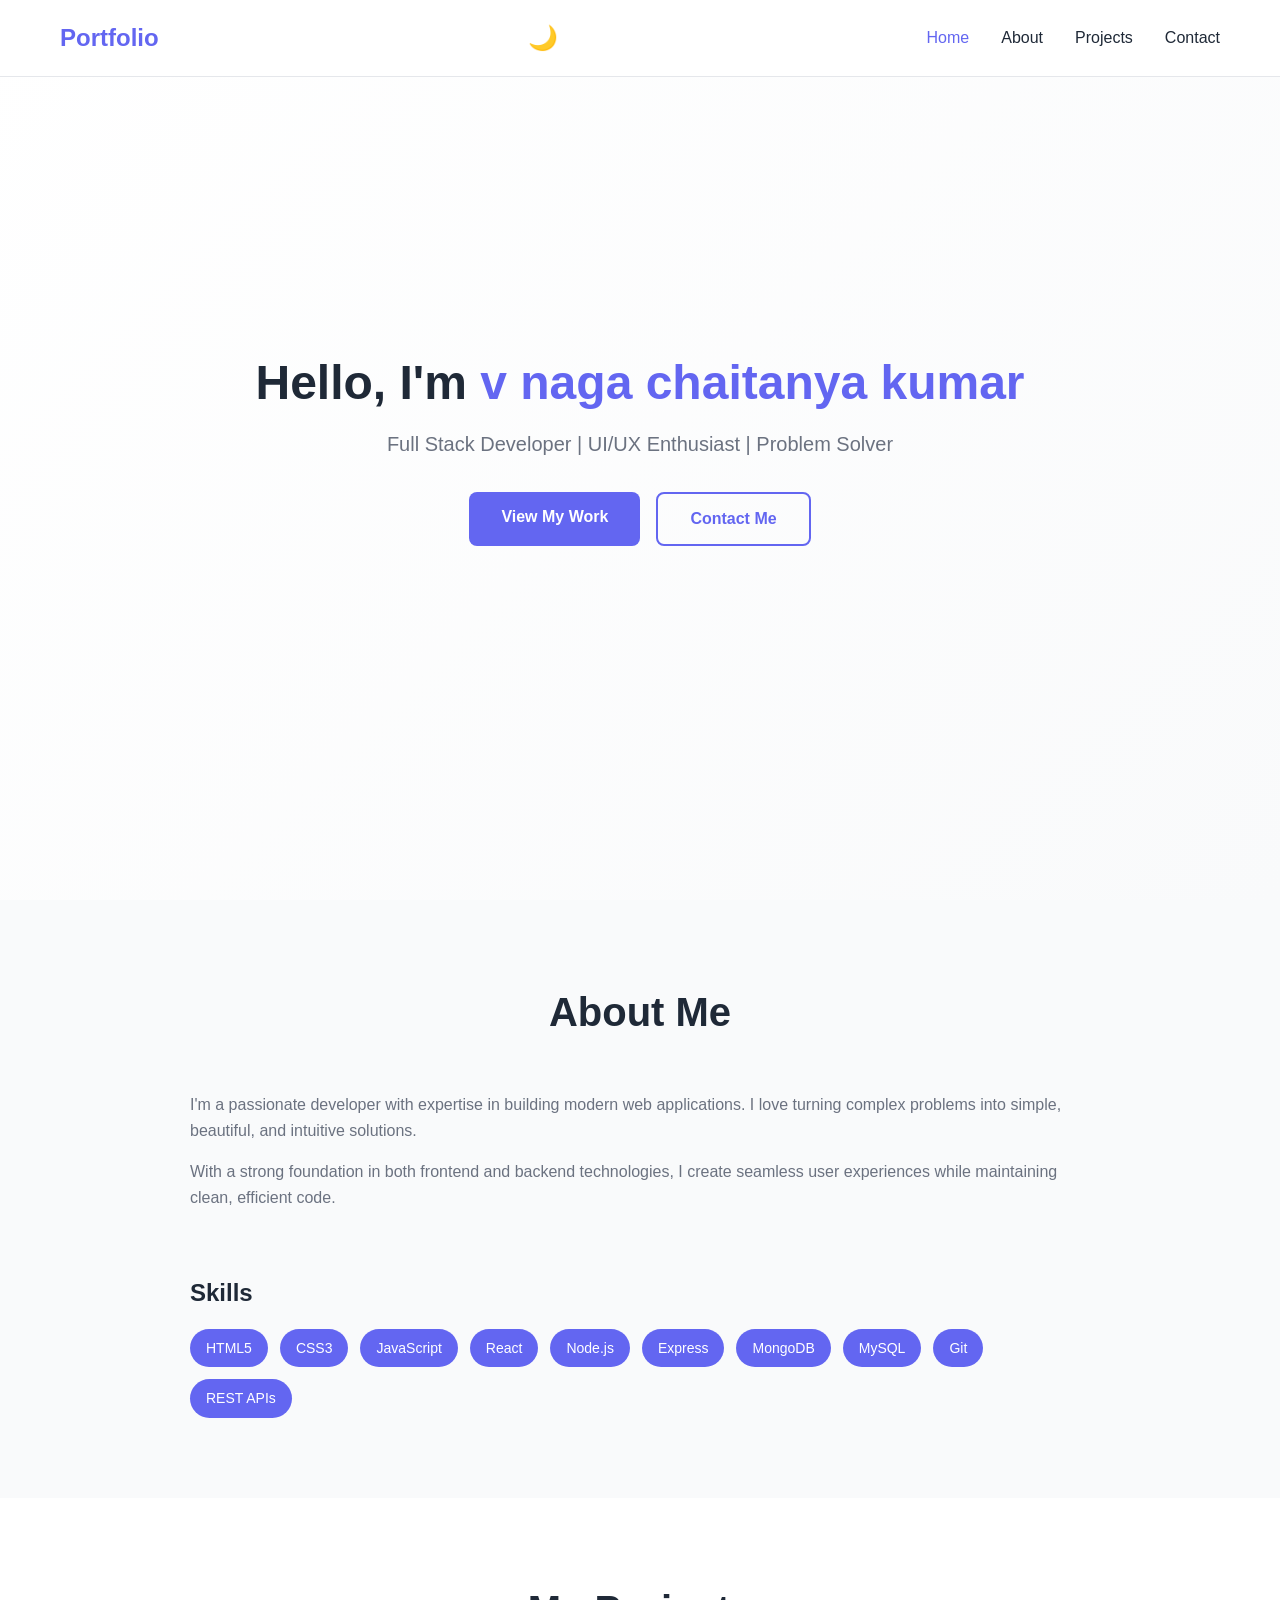
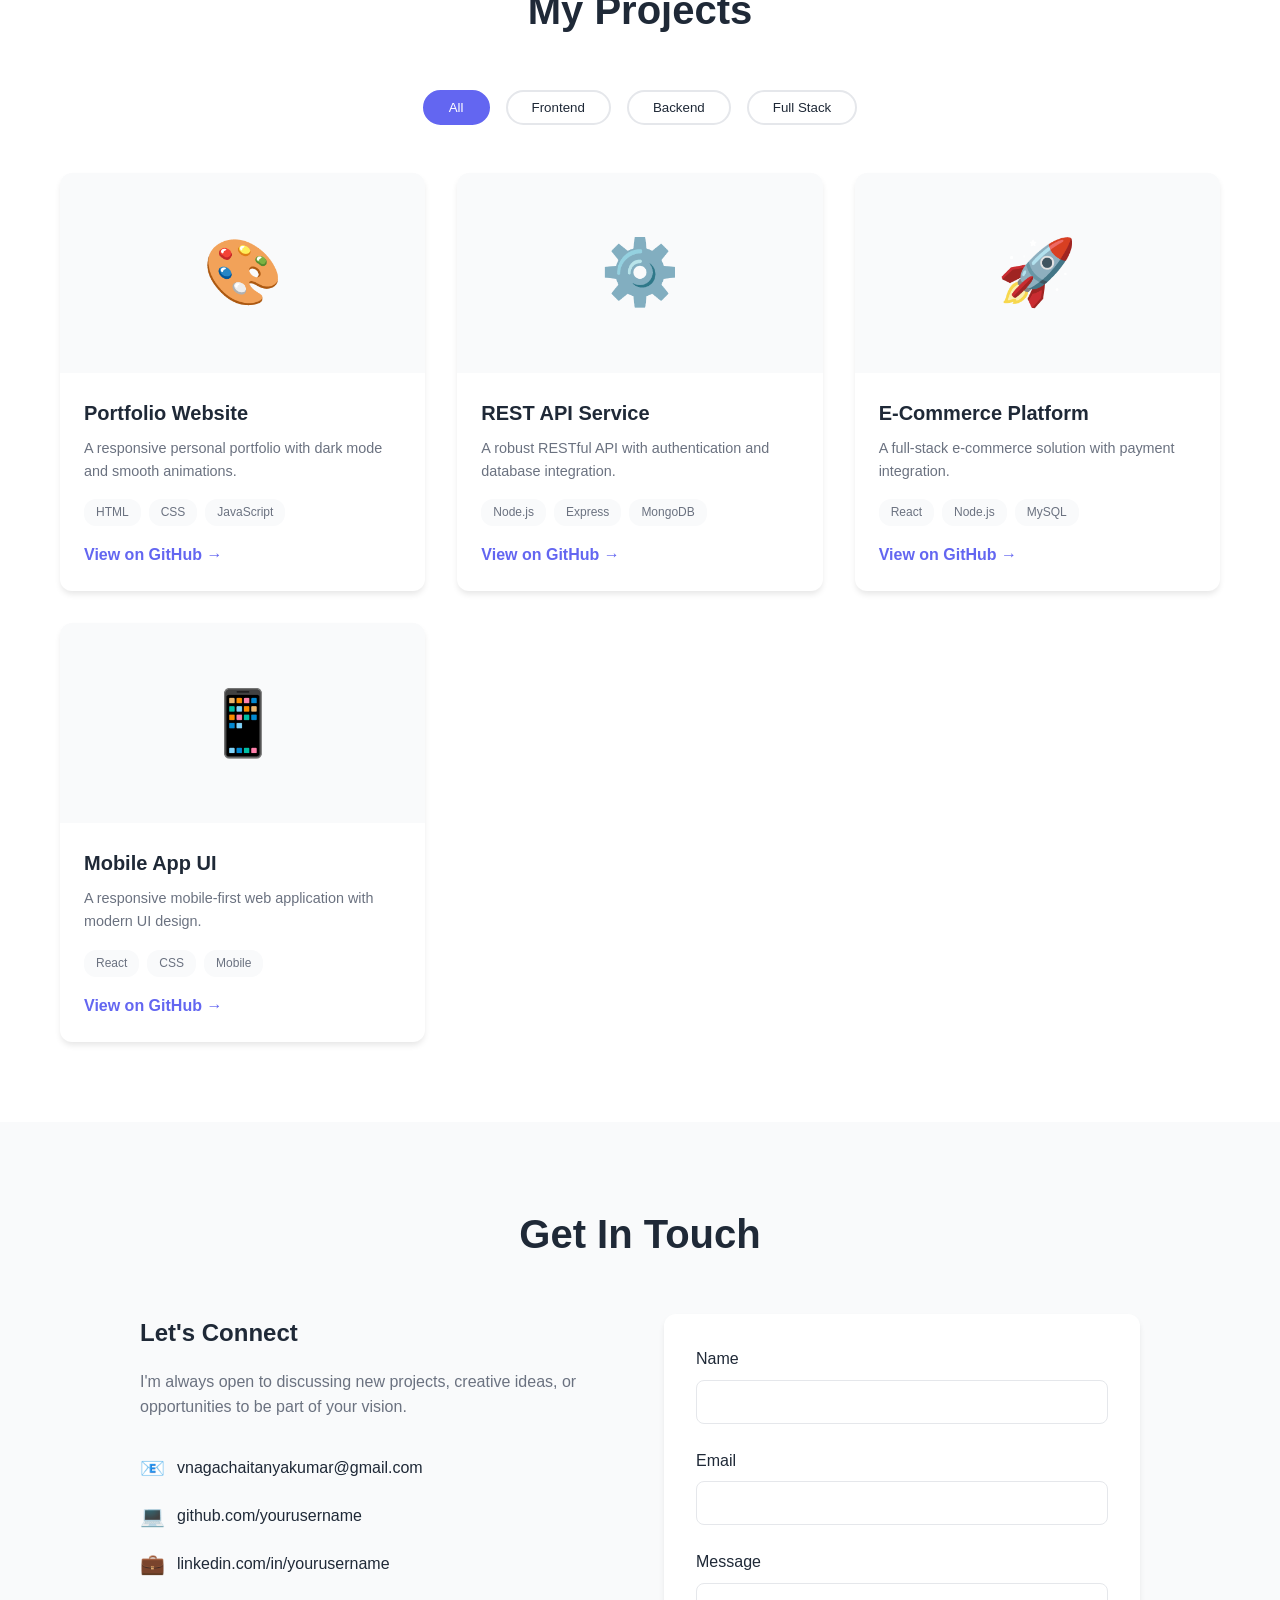
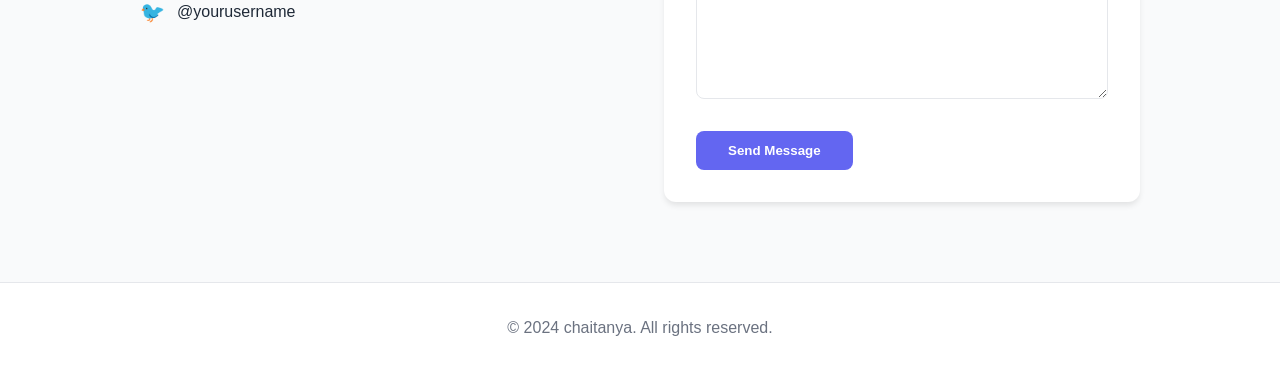
<file: index.html>
<!DOCTYPE html>
<html lang="en">
<head>
    <meta charset="UTF-8">
    <meta name="viewport" content="width=device-width, initial-scale=1.0">
    <meta name="description" content="Personal Portfolio Website">
    <title>My Portfolio</title>
    <link rel="stylesheet" href="styles.css">
</head>
<body>
    <!-- Navigation -->
    <nav class="navbar">
        <div class="nav-container">
            <a href="#hero" class="nav-logo">Portfolio</a>
            <button class="theme-toggle" id="themeToggle" aria-label="Toggle dark mode">
                <span class="theme-icon">🌙</span>
            </button>
            <ul class="nav-menu">
                <li><a href="#hero" class="nav-link">Home</a></li>
                <li><a href="#about" class="nav-link">About</a></li>
                <li><a href="#projects" class="nav-link">Projects</a></li>
                <li><a href="#contact" class="nav-link">Contact</a></li>
            </ul>
        </div>
    </nav>

    <!-- Hero Section -->
    <section id="hero" class="hero">
        <div class="hero-content">
            <h1 class="hero-title">Hello, I'm <span class="highlight">v naga chaitanya kumar</span></h1>
            <p class="hero-subtitle">Full Stack Developer | UI/UX Enthusiast | Problem Solver</p>
            <div class="hero-buttons">
                <a href="#projects" class="btn btn-primary">View My Work</a>
                <a href="#contact" class="btn btn-secondary">Contact Me</a>
            </div>
        </div>
    </section>

    <!-- About Section -->
    <section id="about" class="about">
        <div class="container">
            <h2 class="section-title">About Me</h2>
            <div class="about-content">
                <div class="about-text">
                    <p>I'm a passionate developer with expertise in building modern web applications. I love turning complex problems into simple, beautiful, and intuitive solutions.</p>
                    <p>With a strong foundation in both frontend and backend technologies, I create seamless user experiences while maintaining clean, efficient code.</p>
                </div>
                <div class="skills">
                    <h3>Skills</h3>
                    <div class="skill-tags">
                        <span class="skill-tag">HTML5</span>
                        <span class="skill-tag">CSS3</span>
                        <span class="skill-tag">JavaScript</span>
                        <span class="skill-tag">React</span>
                        <span class="skill-tag">Node.js</span>
                        <span class="skill-tag">Express</span>
                        <span class="skill-tag">MongoDB</span>
                        <span class="skill-tag">MySQL</span>
                        <span class="skill-tag">Git</span>
                        <span class="skill-tag">REST APIs</span>
                    </div>
                </div>
            </div>
        </div>
    </section>

    <!-- Projects Section -->
    <section id="projects" class="projects">
        <div class="container">
            <h2 class="section-title">My Projects</h2>
            <div class="filter-buttons">
                <button class="filter-btn active" data-filter="all">All</button>
                <button class="filter-btn" data-filter="frontend">Frontend</button>
                <button class="filter-btn" data-filter="backend">Backend</button>
                <button class="filter-btn" data-filter="fullstack">Full Stack</button>
            </div>
            <div class="projects-grid">
                <div class="project-card" data-category="frontend">
                    <div class="project-image">
                        <div class="project-placeholder">🎨</div>
                    </div>
                    <div class="project-content">
                        <h3>Portfolio Website</h3>
                        <p>A responsive personal portfolio with dark mode and smooth animations.</p>
                        <div class="project-tags">
                            <span>HTML</span>
                            <span>CSS</span>
                            <span>JavaScript</span>
                        </div>
                        <a href="https://github.com/yourusername/portfolio" target="_blank" class="project-link">View on GitHub →</a>
                    </div>
                </div>

                <div class="project-card" data-category="backend">
                    <div class="project-image">
                        <div class="project-placeholder">⚙️</div>
                    </div>
                    <div class="project-content">
                        <h3>REST API Service</h3>
                        <p>A robust RESTful API with authentication and database integration.</p>
                        <div class="project-tags">
                            <span>Node.js</span>
                            <span>Express</span>
                            <span>MongoDB</span>
                        </div>
                        <a href="https://github.com/yourusername/api-service" target="_blank" class="project-link">View on GitHub →</a>
                    </div>
                </div>

                <div class="project-card" data-category="fullstack">
                    <div class="project-image">
                        <div class="project-placeholder">🚀</div>
                    </div>
                    <div class="project-content">
                        <h3>E-Commerce Platform</h3>
                        <p>A full-stack e-commerce solution with payment integration.</p>
                        <div class="project-tags">
                            <span>React</span>
                            <span>Node.js</span>
                            <span>MySQL</span>
                        </div>
                        <a href="https://github.com/yourusername/ecommerce" target="_blank" class="project-link">View on GitHub →</a>
                    </div>
                </div>

                <div class="project-card" data-category="frontend">
                    <div class="project-image">
                        <div class="project-placeholder">📱</div>
                    </div>
                    <div class="project-content">
                        <h3>Mobile App UI</h3>
                        <p>A responsive mobile-first web application with modern UI design.</p>
                        <div class="project-tags">
                            <span>React</span>
                            <span>CSS</span>
                            <span>Mobile</span>
                        </div>
                        <a href="https://github.com/yourusername/mobile-app" target="_blank" class="project-link">View on GitHub →</a>
                    </div>
                </div>
            </div>
        </div>
    </section>

    <!-- Contact Section -->
    <section id="contact" class="contact">
        <div class="container">
            <h2 class="section-title">Get In Touch</h2>
            <div class="contact-content">
                <div class="contact-info">
                    <h3>Let's Connect</h3>
                    <p>I'm always open to discussing new projects, creative ideas, or opportunities to be part of your vision.</p>
                    <div class="contact-links">
                        <a href="vnagachaitanyakumar@gmail.com" class="contact-link">
                            <span class="contact-icon">📧</span>
                            vnagachaitanyakumar@gmail.com
                        </a>
                        <a href="https://github.com/yourusername" target="_blank" class="contact-link">
                            <span class="contact-icon">💻</span>
                            github.com/yourusername
                        </a>
                        <a href="" target="_blank" class="contact-link">
                            <span class="contact-icon">💼</span>
                            linkedin.com/in/yourusername
                        </a>
                        <a href="https://twitter.com/yourusername" target="_blank" class="contact-link">
                            <span class="contact-icon">🐦</span>
                            @yourusername
                        </a>
                    </div>
                </div>
                <form class="contact-form" id="contactForm">
                    <div class="form-group">
                        <label for="name">Name</label>
                        <input type="text" id="name" name="name" required>
                    </div>
                    <div class="form-group">
                        <label for="email">Email</label>
                        <input type="email" id="email" name="email" required>
                    </div>
                    <div class="form-group">
                        <label for="message">Message</label>
                        <textarea id="message" name="message" rows="5" required></textarea>
                    </div>
                    <button type="submit" class="btn btn-primary">Send Message</button>
                </form>
            </div>
        </div>
    </section>

    <!-- Footer -->
    <footer class="footer">
        <div class="container">
            <p>&copy; 2024 chaitanya. All rights reserved.</p>
        </div>
    </footer>

    <script src="script.js"></script>
</body>
</html>
</file>
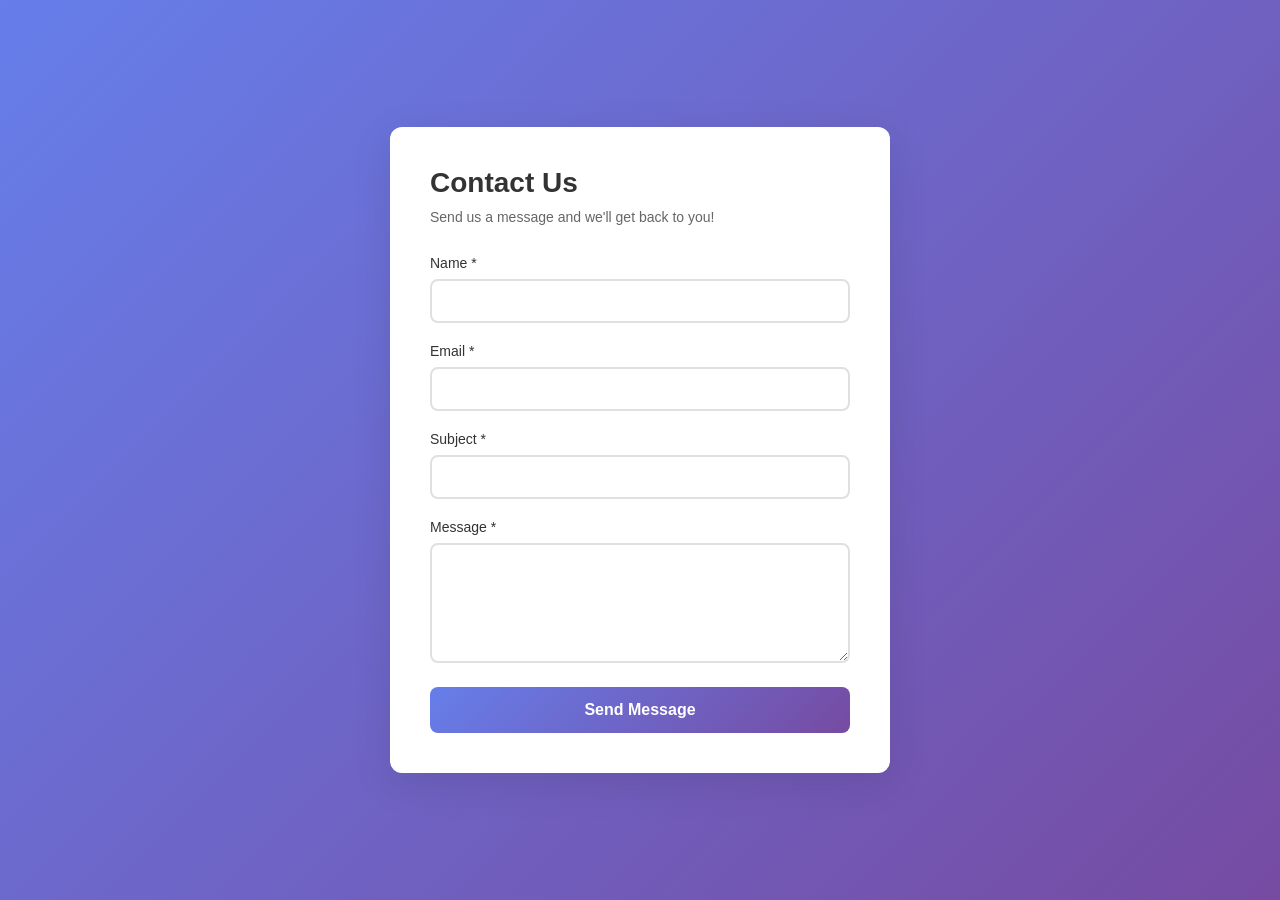
<file: contact-form.html>
<!DOCTYPE html>
<html lang="en">
<head>
    <meta charset="UTF-8">
    <meta name="viewport" content="width=device-width, initial-scale=1.0">
    <title>Contact Form</title>
    <style>
        * {
            margin: 0;
            padding: 0;
            box-sizing: border-box;
        }

        body {
            font-family: -apple-system, BlinkMacSystemFont, 'Segoe UI', Roboto, Oxygen, Ubuntu, Cantarell, sans-serif;
            background: linear-gradient(135deg, #667eea 0%, #764ba2 100%);
            min-height: 100vh;
            display: flex;
            align-items: center;
            justify-content: center;
            padding: 20px;
        }

        .container {
            background: white;
            border-radius: 12px;
            box-shadow: 0 10px 40px rgba(0, 0, 0, 0.1);
            max-width: 500px;
            width: 100%;
            padding: 40px;
        }

        h1 {
            color: #333;
            margin-bottom: 10px;
            font-size: 28px;
        }

        .subtitle {
            color: #666;
            margin-bottom: 30px;
            font-size: 14px;
        }

        .form-group {
            margin-bottom: 20px;
        }

        label {
            display: block;
            margin-bottom: 8px;
            color: #333;
            font-weight: 500;
            font-size: 14px;
        }

        input,
        textarea {
            width: 100%;
            padding: 12px;
            border: 2px solid #e0e0e0;
            border-radius: 8px;
            font-size: 14px;
            font-family: inherit;
            transition: border-color 0.3s ease;
        }

        input:focus,
        textarea:focus {
            outline: none;
            border-color: #667eea;
        }

        textarea {
            resize: vertical;
            min-height: 120px;
        }

        .error {
            color: #dc2626;
            font-size: 12px;
            margin-top: 5px;
            display: none;
        }

        .error.show {
            display: block;
        }

        button {
            width: 100%;
            padding: 14px;
            background: linear-gradient(135deg, #667eea 0%, #764ba2 100%);
            color: white;
            border: none;
            border-radius: 8px;
            font-size: 16px;
            font-weight: 600;
            cursor: pointer;
            transition: transform 0.2s ease, box-shadow 0.2s ease;
        }

        button:hover {
            transform: translateY(-2px);
            box-shadow: 0 5px 20px rgba(102, 126, 234, 0.4);
        }

        button:active {
            transform: translateY(0);
        }

        button:disabled {
            opacity: 0.6;
            cursor: not-allowed;
            transform: none;
        }

        .message {
            margin-top: 20px;
            padding: 15px;
            border-radius: 8px;
            font-size: 14px;
            display: none;
        }

        .message.success {
            background-color: #d1fae5;
            color: #065f46;
            border: 1px solid #10b981;
        }

        .message.error {
            background-color: #fee2e2;
            color: #991b1b;
            border: 1px solid #ef4444;
        }

        .message.show {
            display: block;
        }

        .loading {
            display: inline-block;
            width: 16px;
            height: 16px;
            border: 2px solid rgba(255, 255, 255, 0.3);
            border-radius: 50%;
            border-top-color: white;
            animation: spin 0.8s linear infinite;
            margin-right: 8px;
        }

        @keyframes spin {
            to { transform: rotate(360deg); }
        }
    </style>
</head>
<body>
    <div class="container">
        <h1>Contact Us</h1>
        <p class="subtitle">Send us a message and we'll get back to you!</p>

        <form id="contactForm">
            <div class="form-group">
                <label for="name">Name *</label>
                <input type="text" id="name" name="name" required>
                <div class="error" id="nameError"></div>
            </div>

            <div class="form-group">
                <label for="email">Email *</label>
                <input type="email" id="email" name="email" required>
                <div class="error" id="emailError"></div>
            </div>

            <div class="form-group">
                <label for="subject">Subject *</label>
                <input type="text" id="subject" name="subject" required>
                <div class="error" id="subjectError"></div>
            </div>

            <div class="form-group">
                <label for="message">Message *</label>
                <textarea id="message" name="message" required></textarea>
                <div class="error" id="messageError"></div>
            </div>

            <button type="submit" id="submitBtn">Send Message</button>
        </form>

        <div class="message" id="responseMessage"></div>
    </div>

    <script>
        const form = document.getElementById('contactForm');
        const submitBtn = document.getElementById('submitBtn');
        const responseMessage = document.getElementById('responseMessage');

        form.addEventListener('submit', async (e) => {
            e.preventDefault();
            
            // Frontend: Basic empty check
            const name = document.getElementById('name').value.trim();
            const email = document.getElementById('email').value.trim();
            const subject = document.getElementById('subject').value.trim();
            const message = document.getElementById('message').value.trim();
            
            // Clear previous errors
            document.querySelectorAll('.error').forEach(el => {
                el.classList.remove('show');
                el.textContent = '';
            });
            
            responseMessage.classList.remove('show', 'success', 'error');
            
            // Frontend validation: Basic empty check
            if (!name || !email || !subject || !message) {
                responseMessage.textContent = 'Please fill in all required fields';
                responseMessage.classList.add('error', 'show');
                return;
            }
            
            // Disable button and show loading
            submitBtn.disabled = true;
            submitBtn.innerHTML = '<span class="loading"></span>Sending...';
            
            try {
                // Frontend: fetch() with method: 'POST' and body: JSON.stringify()
                const response = await fetch('/contact', {
                    method: 'POST',
                    headers: {
                        'Content-Type': 'application/json',
                    },
                    body: JSON.stringify({ name, email, subject, message })
                });
                
                const result = await response.json();
                
                if (response.ok) {
                    // UI Feedback: Display success message in DOM
                    responseMessage.textContent = result.message;
                    responseMessage.classList.add('success', 'show');
                    
                    // Reset form on success
                    form.reset();
                } else {
                    // UI Feedback: Display error message in DOM
                    responseMessage.textContent = result.message;
                    responseMessage.classList.add('error', 'show');
                    
                    // Show field-specific errors
                    if (result.errors) {
                        result.errors.forEach(error => {
                            if (error.toLowerCase().includes('name')) {
                                document.getElementById('nameError').textContent = error;
                                document.getElementById('nameError').classList.add('show');
                            } else if (error.toLowerCase().includes('email')) {
                                document.getElementById('emailError').textContent = error;
                                document.getElementById('emailError').classList.add('show');
                            } else if (error.toLowerCase().includes('subject')) {
                                document.getElementById('subjectError').textContent = error;
                                document.getElementById('subjectError').classList.add('show');
                            } else if (error.toLowerCase().includes('message')) {
                                document.getElementById('messageError').textContent = error;
                                document.getElementById('messageError').classList.add('show');
                            }
                        });
                    }
                }
            } catch (error) {
                responseMessage.textContent = 'Network error. Please try again.';
                responseMessage.classList.add('error', 'show');
            } finally {
                // Re-enable button
                submitBtn.disabled = false;
                submitBtn.textContent = 'Send Message';
            }
        });
    </script>
</body>
</html>
</file>
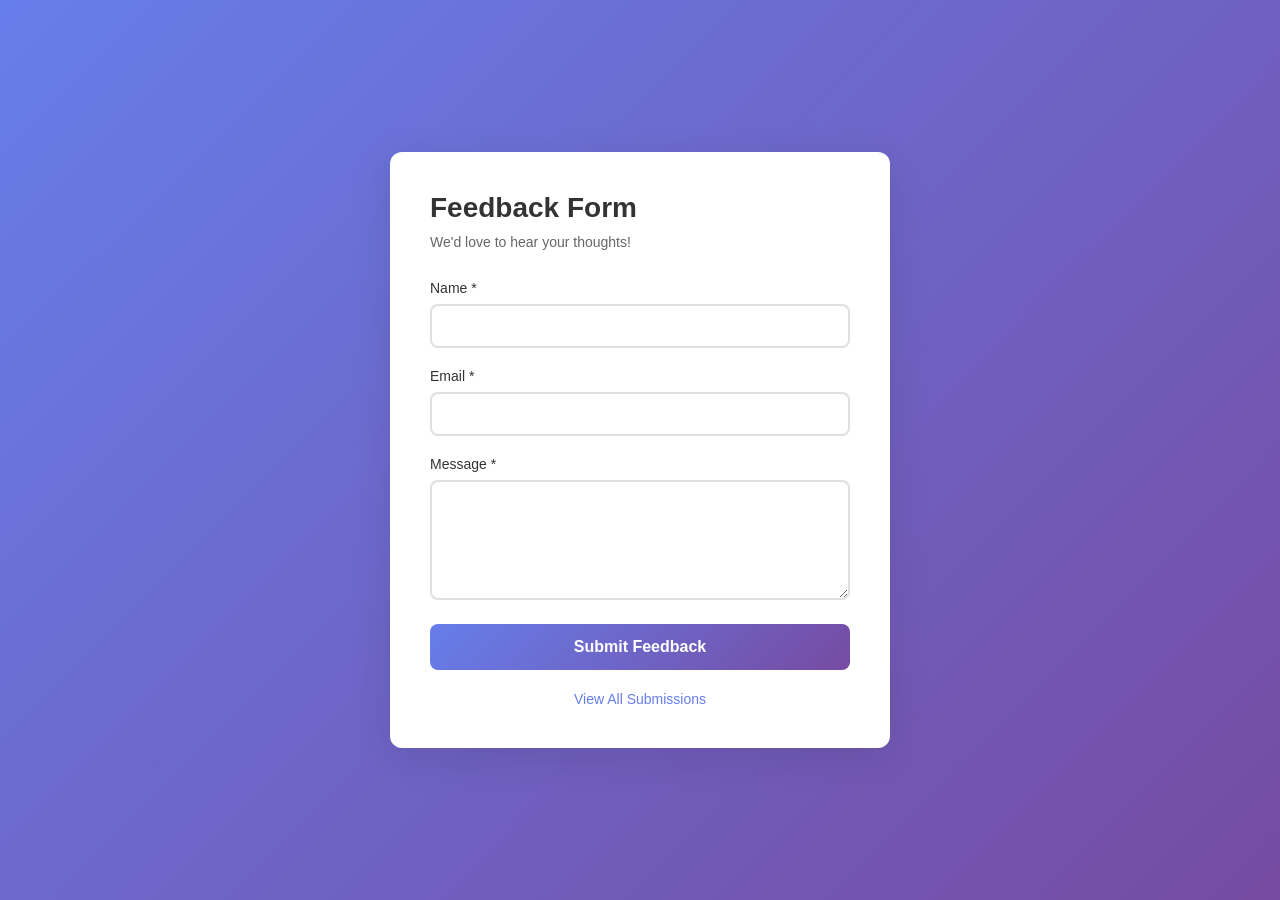
<file: feedback-form.html>
<!DOCTYPE html>
<html lang="en">
<head>
    <meta charset="UTF-8">
    <meta name="viewport" content="width=device-width, initial-scale=1.0">
    <title>Feedback Form</title>
    <style>
        * {
            margin: 0;
            padding: 0;
            box-sizing: border-box;
        }

        body {
            font-family: -apple-system, BlinkMacSystemFont, 'Segoe UI', Roboto, Oxygen, Ubuntu, Cantarell, sans-serif;
            background: linear-gradient(135deg, #667eea 0%, #764ba2 100%);
            min-height: 100vh;
            display: flex;
            align-items: center;
            justify-content: center;
            padding: 20px;
        }

        .container {
            background: white;
            border-radius: 12px;
            box-shadow: 0 10px 40px rgba(0, 0, 0, 0.1);
            max-width: 500px;
            width: 100%;
            padding: 40px;
        }

        h1 {
            color: #333;
            margin-bottom: 10px;
            font-size: 28px;
        }

        .subtitle {
            color: #666;
            margin-bottom: 30px;
            font-size: 14px;
        }

        .form-group {
            margin-bottom: 20px;
        }

        label {
            display: block;
            margin-bottom: 8px;
            color: #333;
            font-weight: 500;
            font-size: 14px;
        }

        input,
        textarea {
            width: 100%;
            padding: 12px;
            border: 2px solid #e0e0e0;
            border-radius: 8px;
            font-size: 14px;
            font-family: inherit;
            transition: border-color 0.3s ease;
        }

        input:focus,
        textarea:focus {
            outline: none;
            border-color: #667eea;
        }

        textarea {
            resize: vertical;
            min-height: 120px;
        }

        .error {
            color: #dc2626;
            font-size: 12px;
            margin-top: 5px;
            display: none;
        }

        .error.show {
            display: block;
        }

        button {
            width: 100%;
            padding: 14px;
            background: linear-gradient(135deg, #667eea 0%, #764ba2 100%);
            color: white;
            border: none;
            border-radius: 8px;
            font-size: 16px;
            font-weight: 600;
            cursor: pointer;
            transition: transform 0.2s ease, box-shadow 0.2s ease;
        }

        button:hover {
            transform: translateY(-2px);
            box-shadow: 0 5px 20px rgba(102, 126, 234, 0.4);
        }

        button:active {
            transform: translateY(0);
        }

        button:disabled {
            opacity: 0.6;
            cursor: not-allowed;
            transform: none;
        }

        .message {
            margin-top: 20px;
            padding: 15px;
            border-radius: 8px;
            font-size: 14px;
            display: none;
        }

        .message.success {
            background-color: #d1fae5;
            color: #065f46;
            border: 1px solid #10b981;
        }

        .message.error {
            background-color: #fee2e2;
            color: #991b1b;
            border: 1px solid #ef4444;
        }

        .message.show {
            display: block;
        }

        .loading {
            display: inline-block;
            width: 16px;
            height: 16px;
            border: 2px solid rgba(255, 255, 255, 0.3);
            border-radius: 50%;
            border-top-color: white;
            animation: spin 0.8s linear infinite;
            margin-right: 8px;
        }

        @keyframes spin {
            to { transform: rotate(360deg); }
        }

        .view-submissions {
            margin-top: 20px;
            text-align: center;
        }

        .view-submissions a {
            color: #667eea;
            text-decoration: none;
            font-size: 14px;
        }

        .view-submissions a:hover {
            text-decoration: underline;
        }
    </style>
</head>
<body>
    <div class="container">
        <h1>Feedback Form</h1>
        <p class="subtitle">We'd love to hear your thoughts!</p>

        <form id="feedbackForm">
            <div class="form-group">
                <label for="name">Name *</label>
                <input type="text" id="name" name="name" required>
                <div class="error" id="nameError"></div>
            </div>

            <div class="form-group">
                <label for="email">Email *</label>
                <input type="email" id="email" name="email" required>
                <div class="error" id="emailError"></div>
            </div>

            <div class="form-group">
                <label for="message">Message *</label>
                <textarea id="message" name="message" required></textarea>
                <div class="error" id="messageError"></div>
            </div>

            <button type="submit" id="submitBtn">Submit Feedback</button>
        </form>

        <div class="message" id="responseMessage"></div>

        <div class="view-submissions">
            <a href="/api/feedback">View All Submissions</a>
        </div>
    </div>

    <script>
        const form = document.getElementById('feedbackForm');
        const submitBtn = document.getElementById('submitBtn');
        const responseMessage = document.getElementById('responseMessage');

        form.addEventListener('submit', async (e) => {
            e.preventDefault();
            
            // Clear previous errors
            document.querySelectorAll('.error').forEach(el => {
                el.classList.remove('show');
                el.textContent = '';
            });
            
            responseMessage.classList.remove('show', 'success', 'error');
            
            // Get form data
            const formData = new FormData(form);
            const data = Object.fromEntries(formData);
            
            // Disable button and show loading
            submitBtn.disabled = true;
            submitBtn.innerHTML = '<span class="loading"></span>Submitting...';
            
            try {
                const response = await fetch('/feedback', {
                    method: 'POST',
                    headers: {
                        'Content-Type': 'application/json',
                    },
                    body: JSON.stringify(data)
                });
                
                const result = await response.json();
                
                if (response.ok) {
                    // Success
                    responseMessage.textContent = result.message;
                    responseMessage.classList.add('success', 'show');
                    form.reset();
                } else {
                    // Error
                    responseMessage.textContent = result.message;
                    responseMessage.classList.add('error', 'show');
                    
                    // Show field-specific errors
                    if (result.errors) {
                        result.errors.forEach(error => {
                            if (error.toLowerCase().includes('name')) {
                                document.getElementById('nameError').textContent = error;
                                document.getElementById('nameError').classList.add('show');
                            } else if (error.toLowerCase().includes('email')) {
                                document.getElementById('emailError').textContent = error;
                                document.getElementById('emailError').classList.add('show');
                            } else if (error.toLowerCase().includes('message')) {
                                document.getElementById('messageError').textContent = error;
                                document.getElementById('messageError').classList.add('show');
                            }
                        });
                    }
                }
            } catch (error) {
                responseMessage.textContent = 'Network error. Please try again.';
                responseMessage.classList.add('error', 'show');
            } finally {
                // Re-enable button
                submitBtn.disabled = false;
                submitBtn.textContent = 'Submit Feedback';
            }
        });
    </script>
</body>
</html>
</file>
<file: styles.css>
/* CSS Variables for Dark/Light Mode */
:root {
    --primary-color: #6366f1;
    --secondary-color: #8b5cf6;
    --text-color: #1f2937;
    --text-secondary: #6b7280;
    --bg-color: #ffffff;
    --bg-secondary: #f9fafb;
    --card-bg: #ffffff;
    --border-color: #e5e7eb;
    --shadow: 0 4px 6px -1px rgba(0, 0, 0, 0.1);
    --shadow-lg: 0 10px 15px -3px rgba(0, 0, 0, 0.1);
}

[data-theme="dark"] {
    --primary-color: #818cf8;
    --secondary-color: #a78bfa;
    --text-color: #f9fafb;
    --text-secondary: #d1d5db;
    --bg-color: #111827;
    --bg-secondary: #1f2937;
    --card-bg: #1f2937;
    --border-color: #374151;
    --shadow: 0 4px 6px -1px rgba(0, 0, 0, 0.3);
    --shadow-lg: 0 10px 15px -3px rgba(0, 0, 0, 0.3);
}

/* Reset & Base Styles */
* {
    margin: 0;
    padding: 0;
    box-sizing: border-box;
}

html {
    scroll-behavior: smooth;
}

body {
    font-family: -apple-system, BlinkMacSystemFont, 'Segoe UI', Roboto, Oxygen, Ubuntu, Cantarell, sans-serif;
    line-height: 1.6;
    color: var(--text-color);
    background-color: var(--bg-color);
    transition: background-color 0.3s ease, color 0.3s ease;
}

.container {
    max-width: 1200px;
    margin: 0 auto;
    padding: 0 20px;
}

/* Navigation */
.navbar {
    position: fixed;
    top: 0;
    width: 100%;
    background-color: var(--bg-color);
    border-bottom: 1px solid var(--border-color);
    z-index: 1000;
    transition: background-color 0.3s ease;
}

.nav-container {
    max-width: 1200px;
    margin: 0 auto;
    padding: 1rem 20px;
    display: flex;
    justify-content: space-between;
    align-items: center;
}

.nav-logo {
    font-size: 1.5rem;
    font-weight: bold;
    color: var(--primary-color);
    text-decoration: none;
}

.nav-menu {
    display: flex;
    list-style: none;
    gap: 2rem;
}

.nav-link {
    color: var(--text-color);
    text-decoration: none;
    font-weight: 500;
    transition: color 0.3s ease;
}

.nav-link:hover {
    color: var(--primary-color);
}

.theme-toggle {
    background: none;
    border: none;
    font-size: 1.5rem;
    cursor: pointer;
    padding: 0.5rem;
    border-radius: 50%;
    transition: background-color 0.3s ease;
}

.theme-toggle:hover {
    background-color: var(--bg-secondary);
}

/* Hero Section */
.hero {
    min-height: 100vh;
    display: flex;
    align-items: center;
    justify-content: center;
    padding: 80px 20px;
    background: linear-gradient(135deg, var(--bg-color) 0%, var(--bg-secondary) 100%);
}

.hero-content {
    text-align: center;
    max-width: 800px;
}

.hero-title {
    font-size: 3rem;
    font-weight: bold;
    margin-bottom: 1rem;
    line-height: 1.2;
}

.highlight {
    color: var(--primary-color);
}

.hero-subtitle {
    font-size: 1.25rem;
    color: var(--text-secondary);
    margin-bottom: 2rem;
}

.hero-buttons {
    display: flex;
    gap: 1rem;
    justify-content: center;
    flex-wrap: wrap;
}

/* Buttons */
.btn {
    padding: 0.75rem 2rem;
    border-radius: 8px;
    font-weight: 600;
    text-decoration: none;
    transition: all 0.3s ease;
    display: inline-block;
}

.btn-primary {
    background-color: var(--primary-color);
    color: white;
    border: none;
}

.btn-primary:hover {
    background-color: var(--secondary-color);
    transform: translateY(-2px);
}

.btn-secondary {
    background-color: transparent;
    color: var(--primary-color);
    border: 2px solid var(--primary-color);
}

.btn-secondary:hover {
    background-color: var(--primary-color);
    color: white;
    transform: translateY(-2px);
}

/* Section Styles */
section {
    padding: 80px 20px;
}

.section-title {
    font-size: 2.5rem;
    font-weight: bold;
    text-align: center;
    margin-bottom: 3rem;
    color: var(--text-color);
}

/* About Section */
.about {
    background-color: var(--bg-secondary);
}

.about-content {
    display: grid;
    gap: 3rem;
    max-width: 900px;
    margin: 0 auto;
}

.about-text p {
    margin-bottom: 1rem;
    color: var(--text-secondary);
}

.skills h3 {
    font-size: 1.5rem;
    margin-bottom: 1rem;
    color: var(--text-color);
}

.skill-tags {
    display: flex;
    flex-wrap: wrap;
    gap: 0.75rem;
}

.skill-tag {
    background-color: var(--primary-color);
    color: white;
    padding: 0.5rem 1rem;
    border-radius: 20px;
    font-size: 0.875rem;
    font-weight: 500;
}

/* Projects Section */
.filter-buttons {
    display: flex;
    justify-content: center;
    gap: 1rem;
    margin-bottom: 3rem;
    flex-wrap: wrap;
}

.filter-btn {
    padding: 0.5rem 1.5rem;
    border: 2px solid var(--border-color);
    background-color: var(--bg-color);
    color: var(--text-color);
    border-radius: 20px;
    cursor: pointer;
    font-weight: 500;
    transition: all 0.3s ease;
}

.filter-btn:hover,
.filter-btn.active {
    background-color: var(--primary-color);
    color: white;
    border-color: var(--primary-color);
}

.projects-grid {
    display: grid;
    grid-template-columns: repeat(auto-fit, minmax(300px, 1fr));
    gap: 2rem;
}

.project-card {
    background-color: var(--card-bg);
    border-radius: 12px;
    overflow: hidden;
    box-shadow: var(--shadow);
    transition: transform 0.3s ease, box-shadow 0.3s ease;
}

.project-card:hover {
    transform: translateY(-5px);
    box-shadow: var(--shadow-lg);
}

.project-image {
    height: 200px;
    background-color: var(--bg-secondary);
    display: flex;
    align-items: center;
    justify-content: center;
}

.project-placeholder {
    font-size: 4rem;
}

.project-content {
    padding: 1.5rem;
}

.project-content h3 {
    font-size: 1.25rem;
    margin-bottom: 0.5rem;
    color: var(--text-color);
}

.project-content p {
    color: var(--text-secondary);
    margin-bottom: 1rem;
    font-size: 0.9rem;
}

.project-tags {
    display: flex;
    flex-wrap: wrap;
    gap: 0.5rem;
    margin-bottom: 1rem;
}

.project-tags span {
    background-color: var(--bg-secondary);
    color: var(--text-secondary);
    padding: 0.25rem 0.75rem;
    border-radius: 12px;
    font-size: 0.75rem;
}

.project-link {
    color: var(--primary-color);
    text-decoration: none;
    font-weight: 600;
    display: inline-block;
    transition: color 0.3s ease;
}

.project-link:hover {
    color: var(--secondary-color);
}

/* Contact Section */
.contact {
    background-color: var(--bg-secondary);
}

.contact-content {
    display: grid;
    grid-template-columns: 1fr 1fr;
    gap: 3rem;
    max-width: 1000px;
    margin: 0 auto;
}

.contact-info h3 {
    font-size: 1.5rem;
    margin-bottom: 1rem;
    color: var(--text-color);
}

.contact-info > p {
    color: var(--text-secondary);
    margin-bottom: 2rem;
}

.contact-links {
    display: flex;
    flex-direction: column;
    gap: 1rem;
}

.contact-link {
    color: var(--text-color);
    text-decoration: none;
    display: flex;
    align-items: center;
    gap: 0.75rem;
    transition: color 0.3s ease;
}

.contact-link:hover {
    color: var(--primary-color);
}

.contact-icon {
    font-size: 1.25rem;
}

.contact-form {
    background-color: var(--card-bg);
    padding: 2rem;
    border-radius: 12px;
    box-shadow: var(--shadow);
}

.form-group {
    margin-bottom: 1.5rem;
}

.form-group label {
    display: block;
    margin-bottom: 0.5rem;
    font-weight: 500;
    color: var(--text-color);
}

.form-group input,
.form-group textarea {
    width: 100%;
    padding: 0.75rem;
    border: 1px solid var(--border-color);
    border-radius: 8px;
    background-color: var(--bg-color);
    color: var(--text-color);
    font-family: inherit;
    font-size: 1rem;
    transition: border-color 0.3s ease;
}

.form-group input:focus,
.form-group textarea:focus {
    outline: none;
    border-color: var(--primary-color);
}

/* Footer */
.footer {
    background-color: var(--bg-color);
    border-top: 1px solid var(--border-color);
    padding: 2rem 20px;
    text-align: center;
    color: var(--text-secondary);
}

/* Mobile Responsive Design */
@media (max-width: 768px) {
    .nav-menu {
        display: none;
    }

    .hero-title {
        font-size: 2rem;
    }

    .hero-subtitle {
        font-size: 1rem;
    }

    .section-title {
        font-size: 2rem;
    }

    .contact-content {
        grid-template-columns: 1fr;
    }

    .projects-grid {
        grid-template-columns: 1fr;
    }

    .hero-buttons {
        flex-direction: column;
    }

    .btn {
        width: 100%;
        text-align: center;
    }
}

@media (max-width: 480px) {
    .hero-title {
        font-size: 1.75rem;
    }

    .section-title {
        font-size: 1.75rem;
    }

    .filter-buttons {
        gap: 0.5rem;
    }

    .filter-btn {
        padding: 0.5rem 1rem;
        font-size: 0.875rem;
    }
}

/* Smooth Scroll Animation */
@media (prefers-reduced-motion: no-preference) {
    html {
        scroll-behavior: smooth;
    }
}
</file>
